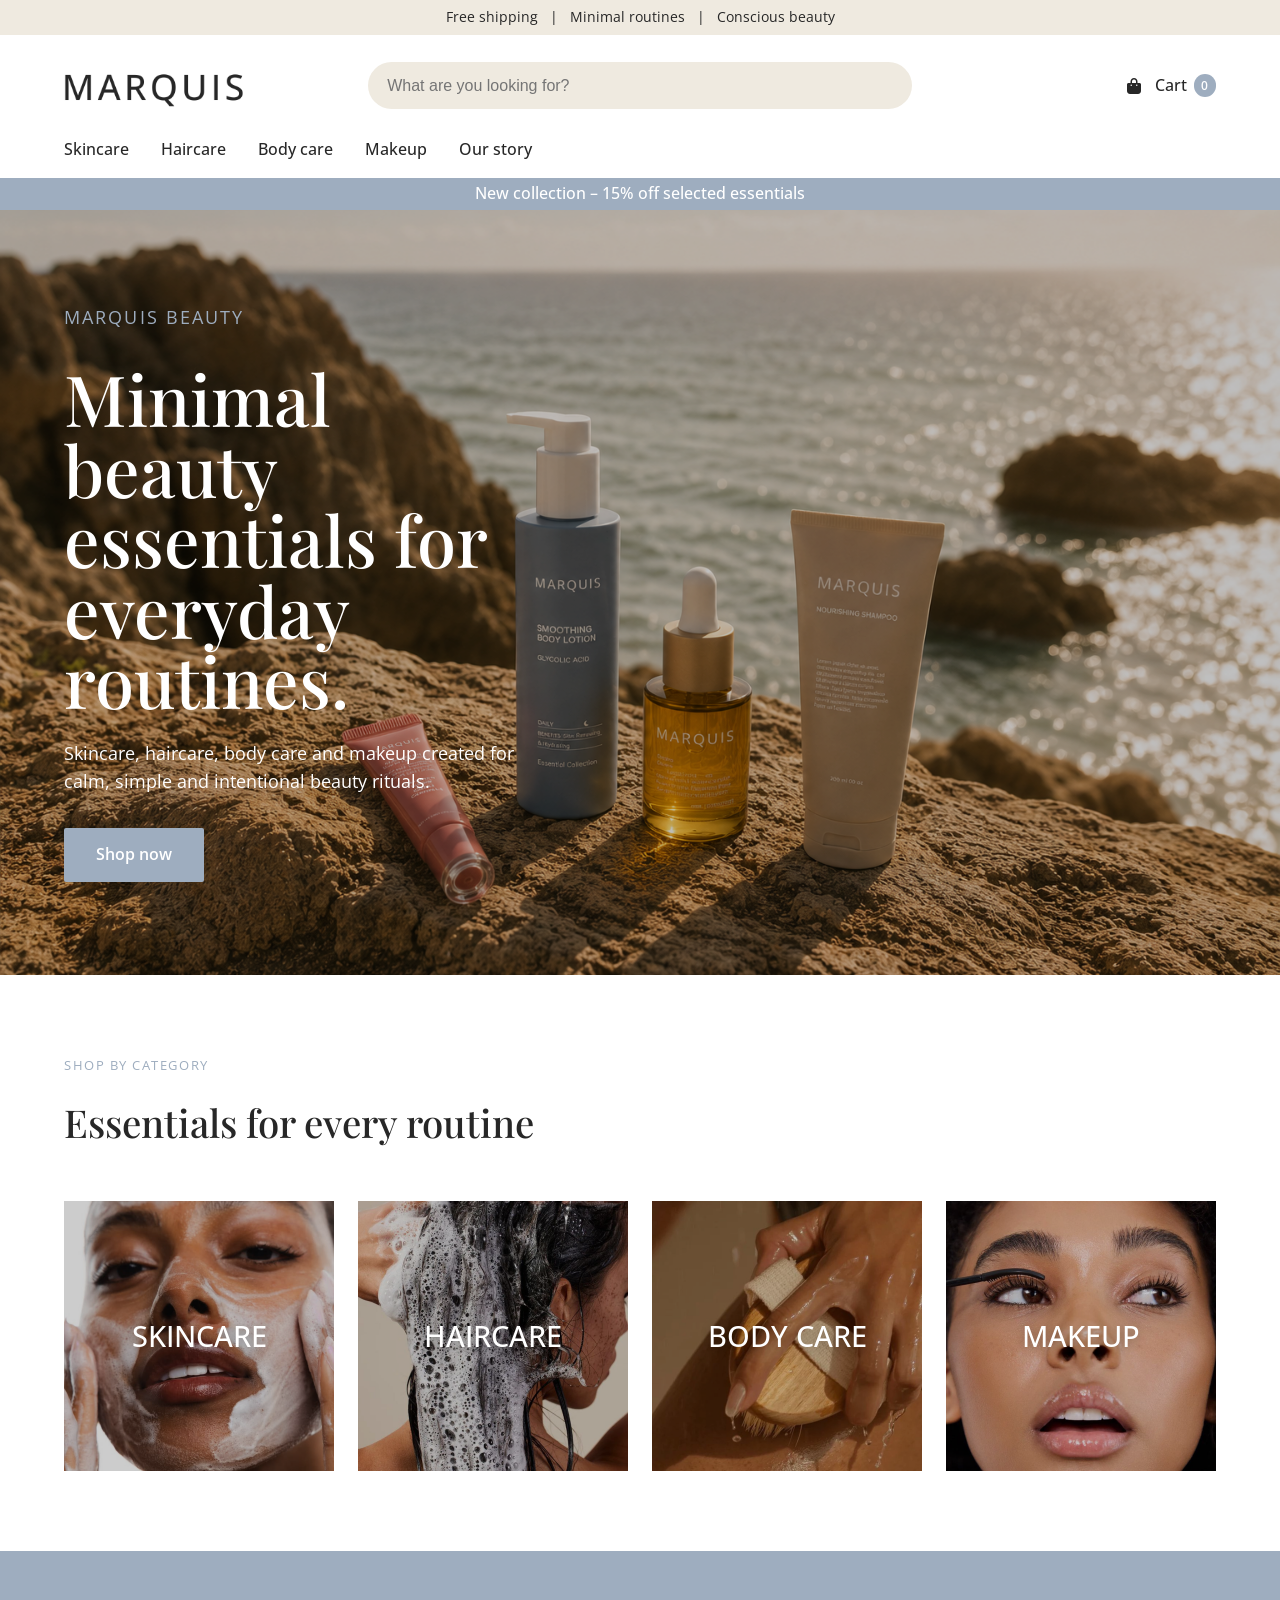
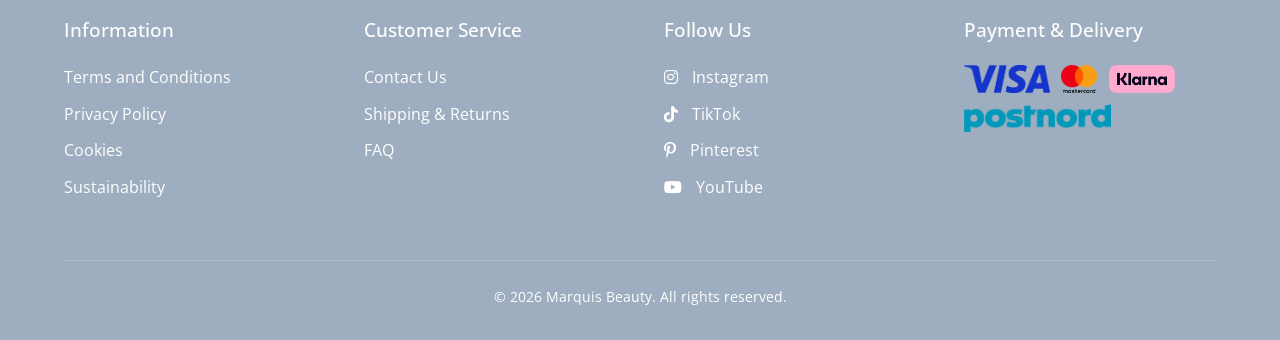
<file: index.html>
<!DOCTYPE html>
<html lang="en">
  <head>
    <meta charset="UTF-8" />
    <meta name="viewport" content="width=device-width, initial-scale=1.0" />
    <title>MARQUIS Beauty</title>
    <link rel="stylesheet" href="style.css" />
    <link
      rel="stylesheet"
      href="https://cdnjs.cloudflare.com/ajax/libs/font-awesome/6.5.2/css/all.min.css"
    />
    <link rel="icon" type="image/png" href="Images/MARQUIS_favicon.png" />
  </head>
  <body>
    <div class="top-bar">
      <p>
        Free shipping &nbsp; | &nbsp; Minimal routines &nbsp; | &nbsp; Conscious
        beauty
      </p>
    </div>

    <header class="site-header">
      <div class="header-main">
        <a href="index.html" class="logo">
          <img src="Images/MARQUIS_logo.png" alt="Marquis Beauty logo" />
        </a>

        <form class="search-bar">
          <label for="search" class="sr-only">Search products</label>
          <input
            id="search"
            type="search"
            placeholder="What are you looking for?"
          />
        </form>

        <div class="header-icons">
          <a href="cart.html" class="cart-link">
            <i class="fa-solid fa-bag-shopping"></i>
            Cart
            <span id="cartCount" class="cart-count">0</span>
          </a>
        </div>
      </div>

      <nav class="main-nav">
        <ul>
          <li><a href="shop.html">Skincare</a></li>
          <li><a href="shop.html">Haircare</a></li>
          <li><a href="shop.html">Body care</a></li>
          <li><a href="shop.html">Makeup</a></li>
          <li><a href="about.html">Our story</a></li>
        </ul>
      </nav>
    </header>

    <div class="announcement-bar">
      <p>New collection – 15% off selected essentials</p>
    </div>

    <main>
      <section class="hero">
        <img
          src="Images/MARQUIS_hero.png"
          alt="Marquis Beauty hero image"
          class="hero-background"
        />

        <div class="hero-overlay"></div>

        <div class="hero-content">
          <p class="eyebrow">Marquis Beauty</p>

          <h1>Minimal beauty essentials for everyday routines.</h1>

          <p>
            Skincare, haircare, body care and makeup created for calm, simple
            and intentional beauty rituals.
          </p>

          <a href="shop.html" class="button"> Shop now </a>
        </div>
      </section>

      <section class="categories">
        <div class="section-heading">
          <p class="eyebrow">Shop by category</p>
          <h2>Essentials for every routine</h2>
        </div>

        <div class="category-grid">
          <a href="shop.html" class="category-card">
            <img src="Images/MARQUIS_skincare.png" alt="Skincare products" />
            <h3>SKINCARE</h3>
          </a>

          <a href="shop.html" class="category-card">
            <img src="Images/MARQUIS_haircare.png" alt="Haircare products" />
            <h3>HAIRCARE</h3>
          </a>

          <a href="shop.html" class="category-card">
            <img src="Images/MARQUIS_bodycare.png" alt="Body care products" />
            <h3>BODY CARE</h3>
          </a>

          <a href="shop.html" class="category-card">
            <img src="Images/MARQUIS_makeup.png" alt="Makeup products" />
            <h3>MAKEUP</h3>
          </a>
        </div>
      </section>
    </main>

    <footer class="site-footer">
      <div class="footer-grid">
        <div class="footer-column">
          <h3>Information</h3>

          <ul>
            <li><a href="#">Terms and Conditions</a></li>
            <li><a href="#">Privacy Policy</a></li>
            <li><a href="#">Cookies</a></li>
            <li><a href="#">Sustainability</a></li>
          </ul>
        </div>

        <div class="footer-column">
          <h3>Customer Service</h3>

          <ul>
            <li><a href="#">Contact Us</a></li>
            <li><a href="#">Shipping & Returns</a></li>
            <li><a href="#">FAQ</a></li>
          </ul>
        </div>

        <div class="footer-column">
          <h3>Follow Us</h3>

          <ul>
            <li>
              <a href="#">
                <i class="fa-brands fa-instagram"></i>
                Instagram
              </a>
            </li>

            <li>
              <a href="#">
                <i class="fa-brands fa-tiktok"></i>
                TikTok
              </a>
            </li>

            <li>
              <a href="#">
                <i class="fa-brands fa-pinterest-p"></i>
                Pinterest
              </a>
            </li>

            <li>
              <a href="#">
                <i class="fa-brands fa-youtube"></i>
                YouTube
              </a>
            </li>
          </ul>
        </div>

        <div class="footer-column">
          <h3>Payment & Delivery</h3>

          <div class="payment-icons">
            <img src="Images/Visa_icon.png" alt="Visa payment" />

            <img src="Images/Mastercard_icon.png" alt="Mastercard payment" />

            <img src="Images/Klarna_icon.png" alt="Klarna payment" />

            <img src="Images/Postnord_icon.png" alt="PostNord delivery" />
          </div>
        </div>
      </div>

      <div class="footer-bottom">
        <p>&copy; 2026 Marquis Beauty. All rights reserved.</p>
      </div>
    </footer>

    <script src="script.js"></script>
  </body>
</html>
</file>
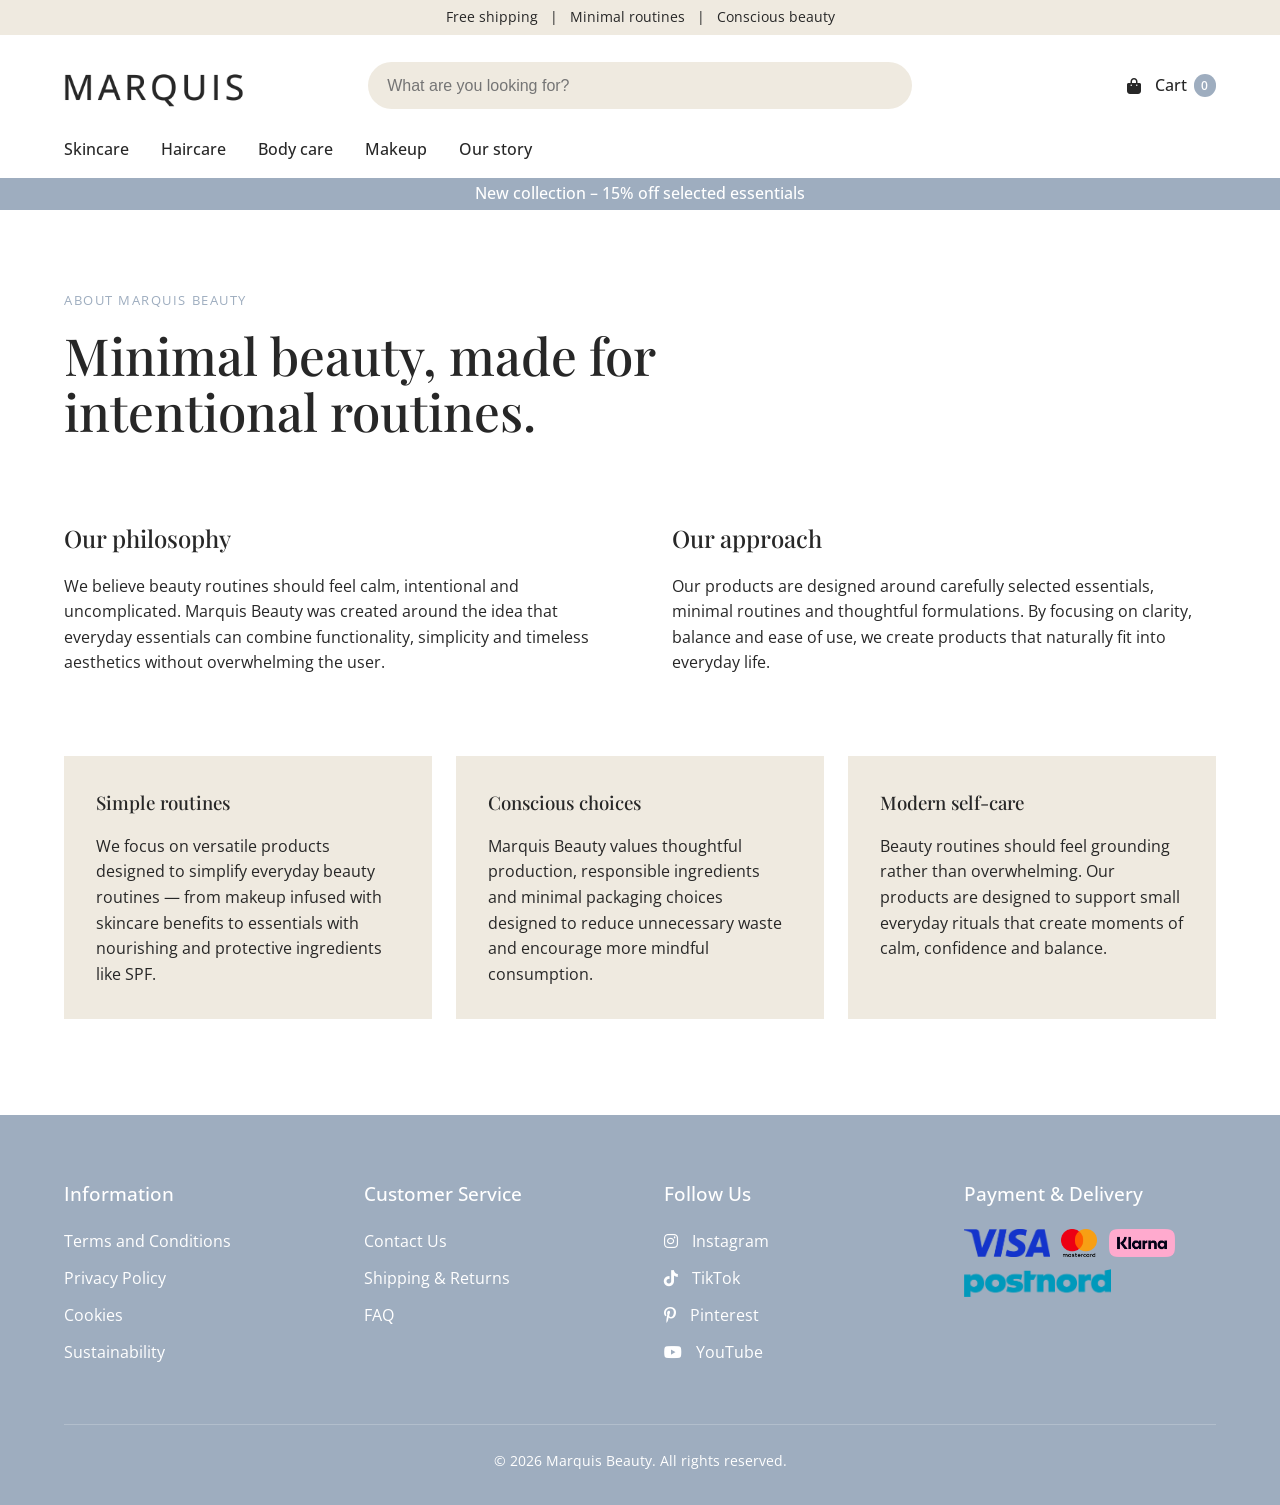
<file: about.html>
<!DOCTYPE html>
<html lang="en">
  <head>
    <meta charset="UTF-8" />
    <meta name="viewport" content="width=device-width, initial-scale=1.0" />
    <title>MARQUIS Beauty</title>
    <link rel="stylesheet" href="style.css" />
    <link
      rel="stylesheet"
      href="https://cdnjs.cloudflare.com/ajax/libs/font-awesome/6.5.2/css/all.min.css"
    />
    <link rel="icon" type="image/png" href="Images/MARQUIS_favicon.png" />
  </head>
  <body>
    <div class="top-bar">
      <p>
        Free shipping &nbsp; | &nbsp; Minimal routines &nbsp; | &nbsp; Conscious
        beauty
      </p>
    </div>

    <header class="site-header">
      <div class="header-main">
        <a href="index.html" class="logo">
          <img src="Images/MARQUIS_logo.png" alt="Marquis Beauty logo" />
        </a>

        <form class="search-bar">
          <label for="search" class="sr-only">Search products</label>
          <input
            id="search"
            type="search"
            placeholder="What are you looking for?"
          />
        </form>

        <div class="header-icons">
          <a href="cart.html" class="cart-link">
            <i class="fa-solid fa-bag-shopping"></i>
            Cart
            <span id="cartCount" class="cart-count">0</span>
          </a>
        </div>
      </div>

      <nav class="main-nav">
        <ul>
          <li><a href="shop.html">Skincare</a></li>
          <li><a href="shop.html">Haircare</a></li>
          <li><a href="shop.html">Body care</a></li>
          <li><a href="shop.html">Makeup</a></li>
          <li><a href="about.html">Our story</a></li>
        </ul>
      </nav>
    </header>

    <div class="announcement-bar">
      <p>New collection – 15% off selected essentials</p>
    </div>

    <main>
      <section class="about-hero">
        <p class="eyebrow">About Marquis Beauty</p>
        <h1>Minimal beauty, made for intentional routines.</h1>
      </section>

      <section class="about-content">
        <div>
          <h2>Our philosophy</h2>
          <p>
            We believe beauty routines should feel calm, intentional and
            uncomplicated. Marquis Beauty was created around the idea that
            everyday essentials can combine functionality, simplicity and
            timeless aesthetics without overwhelming the user.
          </p>
        </div>

        <div>
          <h2>Our approach</h2>
          <p>
            Our products are designed around carefully selected essentials,
            minimal routines and thoughtful formulations. By focusing on
            clarity, balance and ease of use, we create products that naturally
            fit into everyday life.
          </p>
        </div>
      </section>

      <section class="values-section">
        <article>
          <h3>Simple routines</h3>
          <p>
            We focus on versatile products designed to simplify everyday beauty
            routines — from makeup infused with skincare benefits to essentials
            with nourishing and protective ingredients like SPF.
          </p>
        </article>

        <article>
          <h3>Conscious choices</h3>
          <p>
            Marquis Beauty values thoughtful production, responsible ingredients
            and minimal packaging choices designed to reduce unnecessary waste
            and encourage more mindful consumption.
          </p>
        </article>

        <article>
          <h3>Modern self-care</h3>
          <p>
            Beauty routines should feel grounding rather than overwhelming. Our
            products are designed to support small everyday rituals that create
            moments of calm, confidence and balance.
          </p>
        </article>
      </section>
    </main>

    <footer class="site-footer">
      <div class="footer-grid">
        <div class="footer-column">
          <h3>Information</h3>

          <ul>
            <li><a href="#">Terms and Conditions</a></li>
            <li><a href="#">Privacy Policy</a></li>
            <li><a href="#">Cookies</a></li>
            <li><a href="#">Sustainability</a></li>
          </ul>
        </div>

        <div class="footer-column">
          <h3>Customer Service</h3>

          <ul>
            <li><a href="#">Contact Us</a></li>
            <li><a href="#">Shipping & Returns</a></li>
            <li><a href="#">FAQ</a></li>
          </ul>
        </div>

        <div class="footer-column">
          <h3>Follow Us</h3>

          <ul>
            <li>
              <a href="#">
                <i class="fa-brands fa-instagram"></i>
                Instagram
              </a>
            </li>

            <li>
              <a href="#">
                <i class="fa-brands fa-tiktok"></i>
                TikTok
              </a>
            </li>

            <li>
              <a href="#">
                <i class="fa-brands fa-pinterest-p"></i>
                Pinterest
              </a>
            </li>

            <li>
              <a href="#">
                <i class="fa-brands fa-youtube"></i>
                YouTube
              </a>
            </li>
          </ul>
        </div>

        <div class="footer-column">
          <h3>Payment & Delivery</h3>

          <div class="payment-icons">
            <img src="Images/Visa_icon.png" alt="Visa payment" />

            <img src="Images/Mastercard_icon.png" alt="Mastercard payment" />

            <img src="Images/Klarna_icon.png" alt="Klarna payment" />

            <img src="Images/Postnord_icon.png" alt="PostNord delivery" />
          </div>
        </div>
      </div>

      <div class="footer-bottom">
        <p>&copy; 2026 Marquis Beauty. All rights reserved.</p>
      </div>
    </footer>

    <script src="script.js"></script>
  </body>
</html>
</file>
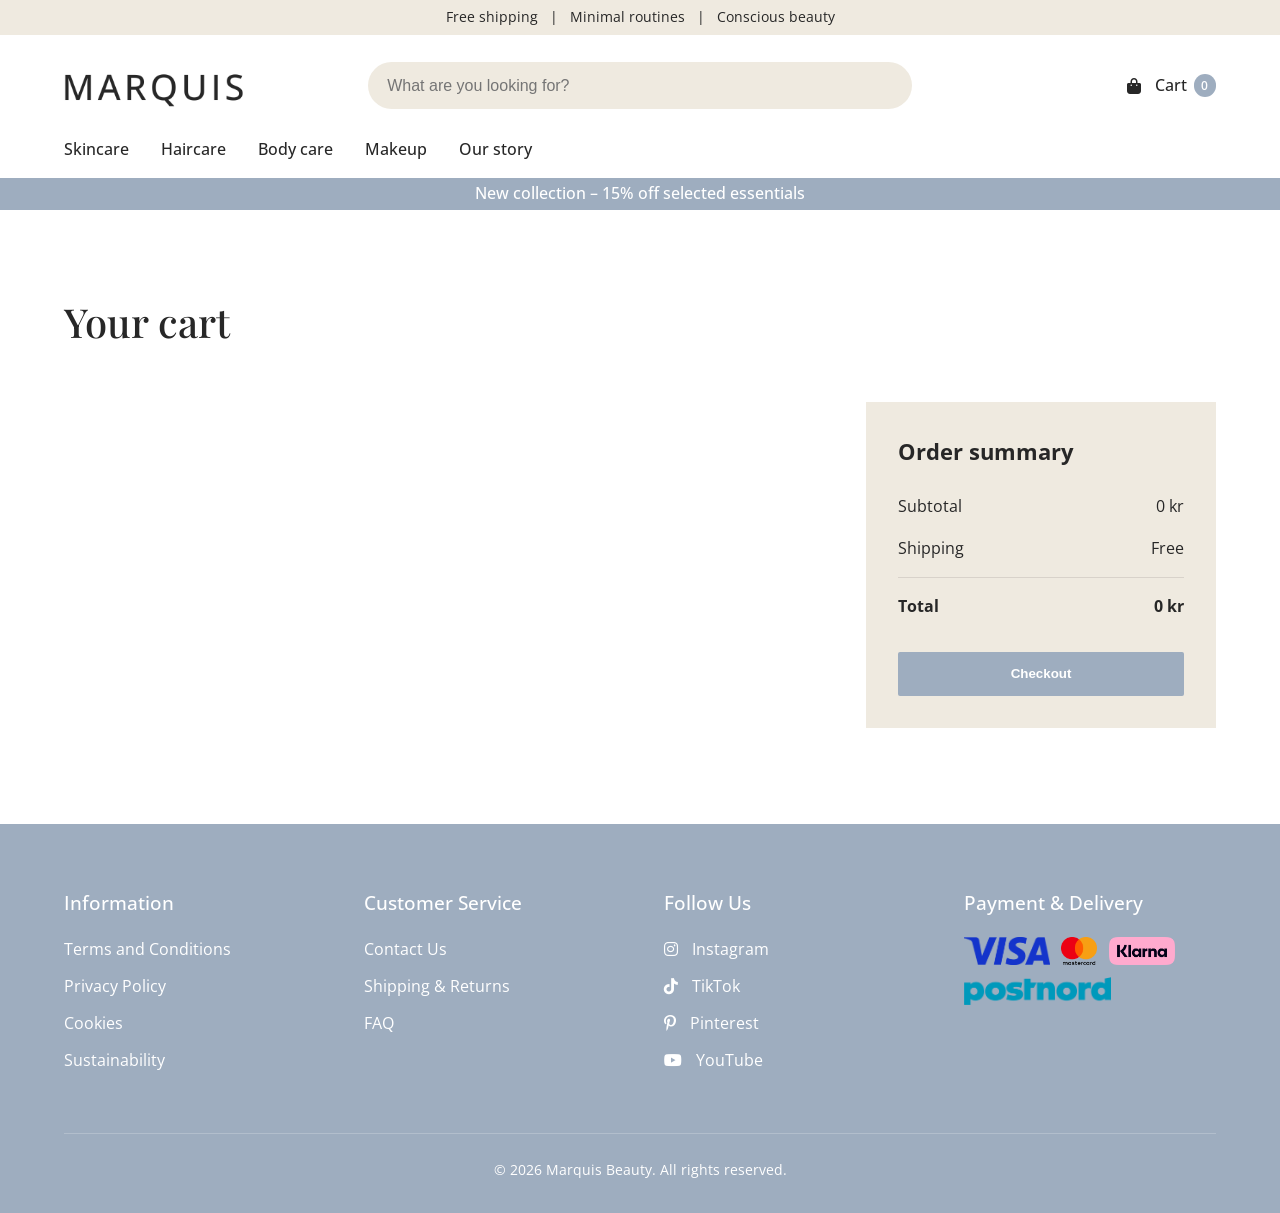
<file: cart.html>
<!DOCTYPE html>
<html lang="en">
  <head>
    <meta charset="UTF-8" />
    <meta name="viewport" content="width=device-width, initial-scale=1.0" />
    <title>MARQUIS Beauty</title>
    <link rel="stylesheet" href="style.css" />
    <link
      rel="stylesheet"
      href="https://cdnjs.cloudflare.com/ajax/libs/font-awesome/6.5.2/css/all.min.css"
    />
    <link rel="icon" type="image/png" href="Images/MARQUIS_favicon.png" />
  </head>
  <body>
    <div class="top-bar">
      <p>
        Free shipping &nbsp; | &nbsp; Minimal routines &nbsp; | &nbsp; Conscious
        beauty
      </p>
    </div>

    <header class="site-header">
      <div class="header-main">
        <a href="index.html" class="logo">
          <img src="Images/MARQUIS_logo.png" alt="Marquis Beauty logo" />
        </a>

        <form class="search-bar">
          <label for="search" class="sr-only">Search products</label>
          <input
            id="search"
            type="search"
            placeholder="What are you looking for?"
          />
        </form>

        <div class="header-icons">
          <a href="cart.html" class="cart-link">
            <i class="fa-solid fa-bag-shopping"></i>
            Cart
            <span id="cartCount" class="cart-count">0</span>
          </a>
        </div>
      </div>

      <nav class="main-nav">
        <ul>
          <li><a href="shop.html">Skincare</a></li>
          <li><a href="shop.html">Haircare</a></li>
          <li><a href="shop.html">Body care</a></li>
          <li><a href="shop.html">Makeup</a></li>
          <li><a href="about.html">Our story</a></li>
        </ul>
      </nav>
    </header>

    <div class="announcement-bar">
      <p>New collection – 15% off selected essentials</p>
    </div>

    <main>
      <section class="cart-page">
        <h1>Your cart</h1>

        <div class="cart-layout">
          <div class="cart-items" id="cartItems"></div>

          <aside class="cart-summary">
            <h2>Order summary</h2>

            <div class="summary-row">
              <span>Subtotal</span>
              <span id="subtotalPrice">0 kr</span>
            </div>

            <div class="summary-row">
              <span>Shipping</span>
              <span>Free</span>
            </div>

            <div class="summary-total">
              <span>Total</span>
              <span id="totalPrice">0 kr</span>
            </div>

            <button class="button checkout-button">Checkout</button>
          </aside>
        </div>
      </section>
    </main>

    <footer class="site-footer">
      <div class="footer-grid">
        <div class="footer-column">
          <h3>Information</h3>

          <ul>
            <li><a href="#">Terms and Conditions</a></li>
            <li><a href="#">Privacy Policy</a></li>
            <li><a href="#">Cookies</a></li>
            <li><a href="#">Sustainability</a></li>
          </ul>
        </div>

        <div class="footer-column">
          <h3>Customer Service</h3>

          <ul>
            <li><a href="#">Contact Us</a></li>
            <li><a href="#">Shipping & Returns</a></li>
            <li><a href="#">FAQ</a></li>
          </ul>
        </div>

        <div class="footer-column">
          <h3>Follow Us</h3>

          <ul>
            <li>
              <a href="#">
                <i class="fa-brands fa-instagram"></i>
                Instagram
              </a>
            </li>

            <li>
              <a href="#">
                <i class="fa-brands fa-tiktok"></i>
                TikTok
              </a>
            </li>

            <li>
              <a href="#">
                <i class="fa-brands fa-pinterest-p"></i>
                Pinterest
              </a>
            </li>

            <li>
              <a href="#">
                <i class="fa-brands fa-youtube"></i>
                YouTube
              </a>
            </li>
          </ul>
        </div>

        <div class="footer-column">
          <h3>Payment & Delivery</h3>

          <div class="payment-icons">
            <img src="Images/Visa_icon.png" alt="Visa payment" />

            <img src="Images/Mastercard_icon.png" alt="Mastercard payment" />

            <img src="Images/Klarna_icon.png" alt="Klarna payment" />

            <img src="Images/Postnord_icon.png" alt="PostNord delivery" />
          </div>
        </div>
      </div>

      <div class="footer-bottom">
        <p>&copy; 2026 Marquis Beauty. All rights reserved.</p>
      </div>
    </footer>

    <script src="script.js"></script>
  </body>
</html>
</file>
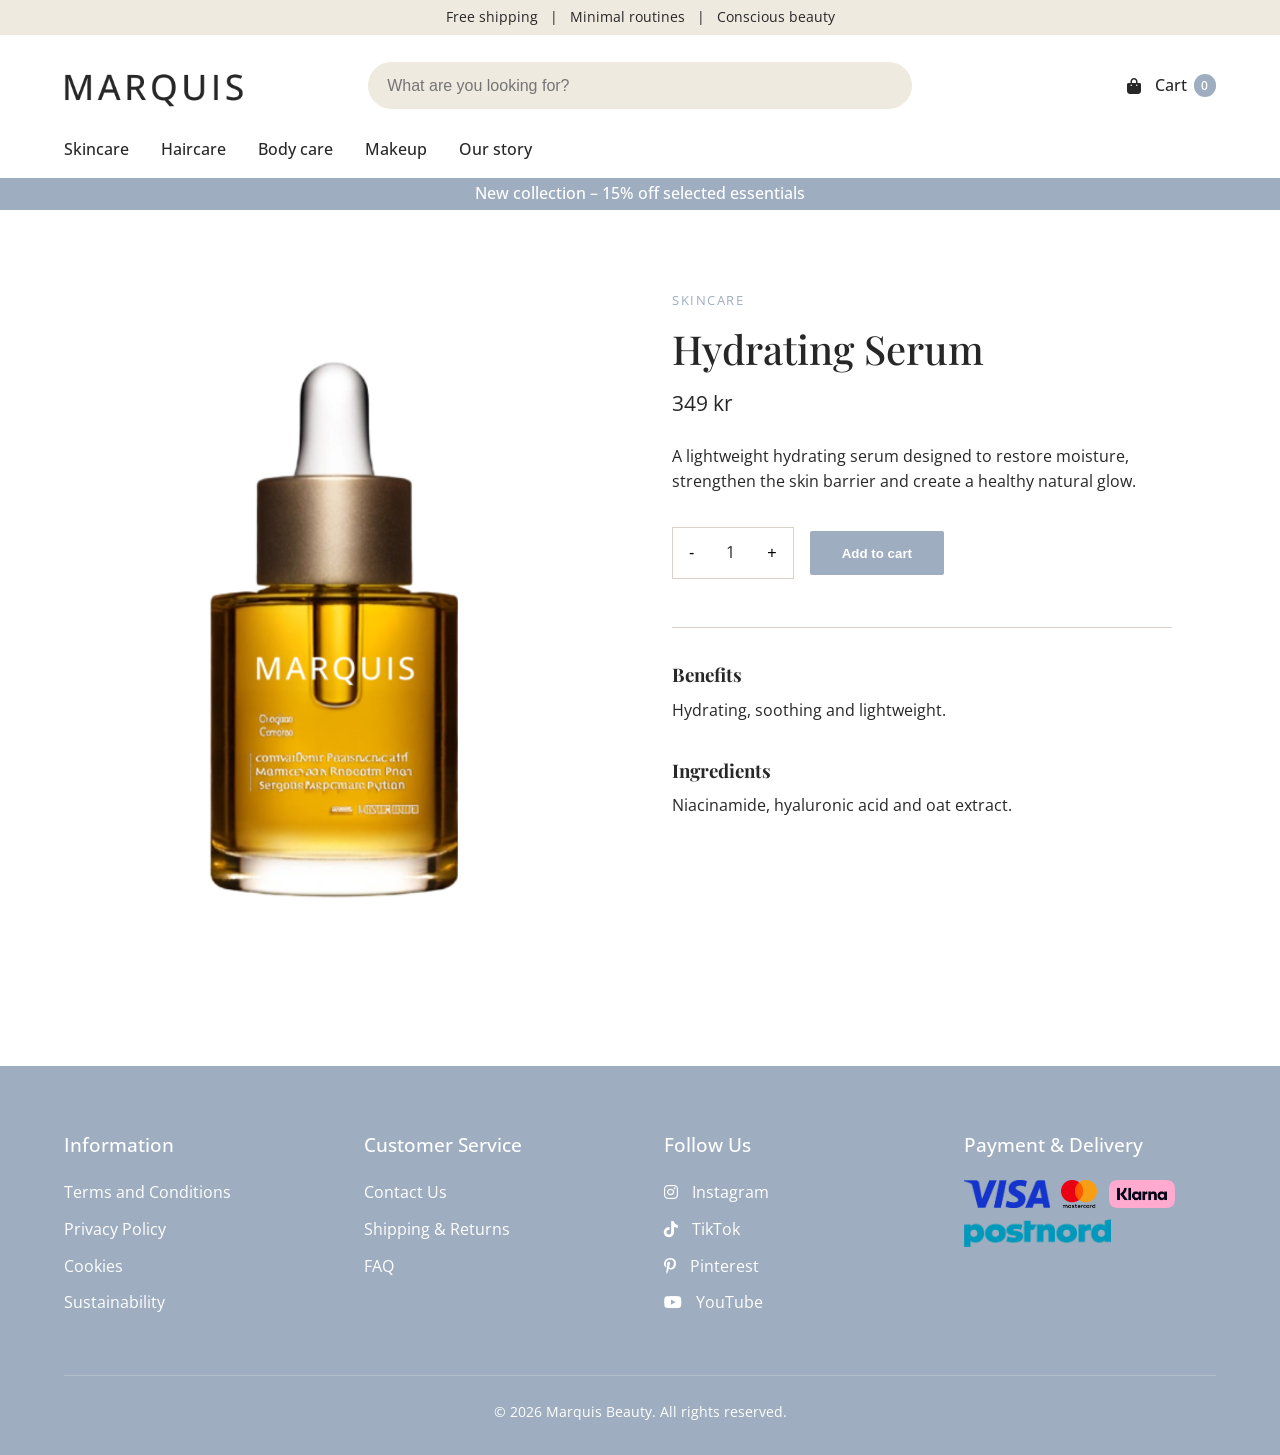
<file: product.html>
<!DOCTYPE html>
<html lang="en">
  <head>
    <meta charset="UTF-8" />
    <meta name="viewport" content="width=device-width, initial-scale=1.0" />
    <title>MARQUIS Beauty</title>
    <link rel="stylesheet" href="style.css" />
    <link
      rel="stylesheet"
      href="https://cdnjs.cloudflare.com/ajax/libs/font-awesome/6.5.2/css/all.min.css"
    />
    <link rel="icon" type="image/png" href="Images/MARQUIS_favicon.png" />
  </head>
  <body>
    <div class="top-bar">
      <p>
        Free shipping &nbsp; | &nbsp; Minimal routines &nbsp; | &nbsp; Conscious
        beauty
      </p>
    </div>

    <header class="site-header">
      <div class="header-main">
        <a href="index.html" class="logo">
          <img src="Images/MARQUIS_logo.png" alt="Marquis Beauty logo" />
        </a>

        <form class="search-bar">
          <label for="search" class="sr-only">Search products</label>
          <input
            id="search"
            type="search"
            placeholder="What are you looking for?"
          />
        </form>

        <div class="header-icons">
          <a href="cart.html" class="cart-link">
            <i class="fa-solid fa-bag-shopping"></i>
            Cart
            <span id="cartCount" class="cart-count">0</span>
          </a>
        </div>
      </div>

      <nav class="main-nav">
        <ul>
          <li><a href="shop.html">Skincare</a></li>
          <li><a href="shop.html">Haircare</a></li>
          <li><a href="shop.html">Body care</a></li>
          <li><a href="shop.html">Makeup</a></li>
          <li><a href="about.html">Our story</a></li>
        </ul>
      </nav>
    </header>

    <div class="announcement-bar">
      <p>New collection – 15% off selected essentials</p>
    </div>

    <main>
      <section class="product-page">
        <div class="product-gallery">
          <img src="Images/Serum.png" alt="Hydrating serum" />
        </div>

        <div class="product-info">
          <p class="eyebrow">Skincare</p>

          <h1>Hydrating Serum</h1>

          <p class="product-price">349 kr</p>

          <p class="product-description">
            A lightweight hydrating serum designed to restore moisture,
            strengthen the skin barrier and create a healthy natural glow.
          </p>

          <div class="product-actions">
            <div class="quantity-selector">
              <button type="button" id="decreaseQuantity">-</button>
              <span id="quantityValue">1</span>
              <button type="button" id="increaseQuantity">+</button>
            </div>

            <button class="button add-to-cart" id="addToCartButton">
              Add to cart
            </button>
          </div>

          <div class="product-details">
            <div class="detail-item">
              <h3>Benefits</h3>
              <p>Hydrating, soothing and lightweight.</p>
            </div>

            <div class="detail-item">
              <h3>Ingredients</h3>
              <p>Niacinamide, hyaluronic acid and oat extract.</p>
            </div>
          </div>
        </div>
      </section>
    </main>

    <footer class="site-footer">
      <div class="footer-grid">
        <div class="footer-column">
          <h3>Information</h3>

          <ul>
            <li><a href="#">Terms and Conditions</a></li>
            <li><a href="#">Privacy Policy</a></li>
            <li><a href="#">Cookies</a></li>
            <li><a href="#">Sustainability</a></li>
          </ul>
        </div>

        <div class="footer-column">
          <h3>Customer Service</h3>

          <ul>
            <li><a href="#">Contact Us</a></li>
            <li><a href="#">Shipping & Returns</a></li>
            <li><a href="#">FAQ</a></li>
          </ul>
        </div>

        <div class="footer-column">
          <h3>Follow Us</h3>

          <ul>
            <li>
              <a href="#">
                <i class="fa-brands fa-instagram"></i>
                Instagram
              </a>
            </li>

            <li>
              <a href="#">
                <i class="fa-brands fa-tiktok"></i>
                TikTok
              </a>
            </li>

            <li>
              <a href="#">
                <i class="fa-brands fa-pinterest-p"></i>
                Pinterest
              </a>
            </li>

            <li>
              <a href="#">
                <i class="fa-brands fa-youtube"></i>
                YouTube
              </a>
            </li>
          </ul>
        </div>

        <div class="footer-column">
          <h3>Payment & Delivery</h3>

          <div class="payment-icons">
            <img src="Images/Visa_icon.png" alt="Visa payment" />

            <img src="Images/Mastercard_icon.png" alt="Mastercard payment" />

            <img src="Images/Klarna_icon.png" alt="Klarna payment" />

            <img src="Images/Postnord_icon.png" alt="PostNord delivery" />
          </div>
        </div>
      </div>

      <div class="footer-bottom">
        <p>&copy; 2026 Marquis Beauty. All rights reserved.</p>
      </div>
    </footer>

    <script src="script.js"></script>
  </body>
</html>
</file>
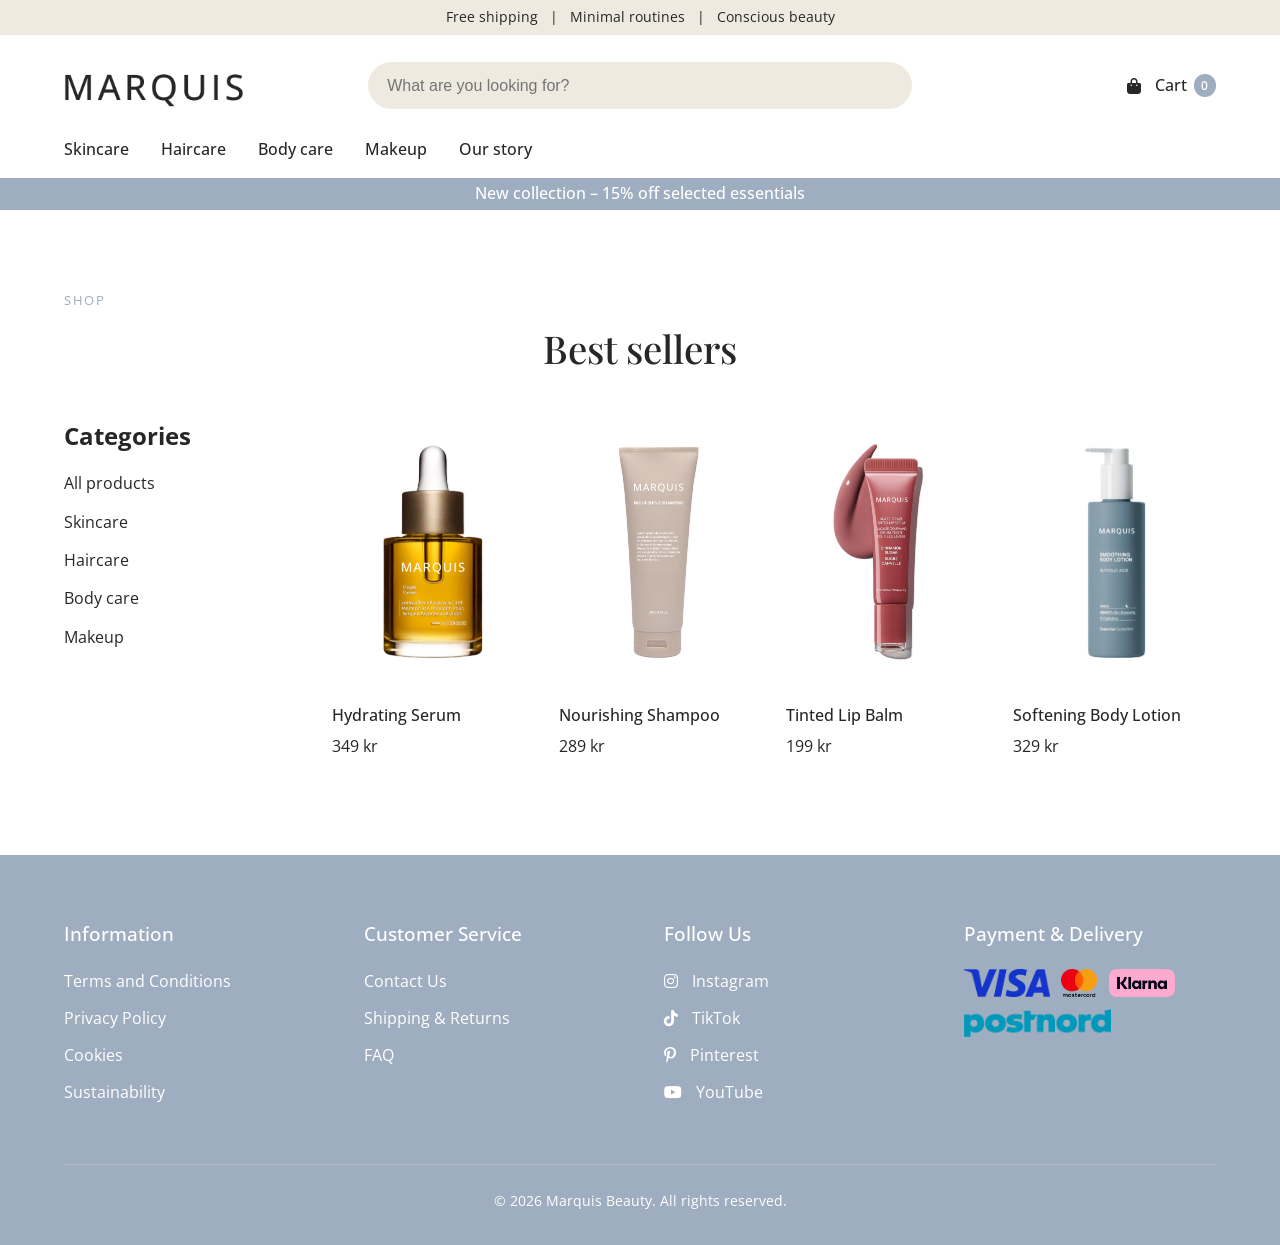
<file: shop.html>
<!DOCTYPE html>
<html lang="en">
  <head>
    <meta charset="UTF-8" />
    <meta name="viewport" content="width=device-width, initial-scale=1.0" />
    <title>MARQUIS Beauty</title>
    <link rel="stylesheet" href="style.css" />
    <link
      rel="stylesheet"
      href="https://cdnjs.cloudflare.com/ajax/libs/font-awesome/6.5.2/css/all.min.css"
    />
    <link rel="icon" type="image/png" href="Images/MARQUIS_favicon.png" />
  </head>
  <body>
    <div class="top-bar">
      <p>
        Free shipping &nbsp; | &nbsp; Minimal routines &nbsp; | &nbsp; Conscious
        beauty
      </p>
    </div>

    <header class="site-header">
      <div class="header-main">
        <a href="index.html" class="logo">
          <img src="Images/MARQUIS_logo.png" alt="Marquis Beauty logo" />
        </a>

        <form class="search-bar">
          <label for="search" class="sr-only">Search products</label>
          <input
            id="search"
            type="search"
            placeholder="What are you looking for?"
          />
        </form>

        <div class="header-icons">
          <a href="cart.html" class="cart-link">
            <i class="fa-solid fa-bag-shopping"></i>
            Cart
            <span id="cartCount" class="cart-count">0</span>
          </a>
        </div>
      </div>

      <nav class="main-nav">
        <ul>
          <li><a href="shop.html">Skincare</a></li>
          <li><a href="shop.html">Haircare</a></li>
          <li><a href="shop.html">Body care</a></li>
          <li><a href="shop.html">Makeup</a></li>
          <li><a href="about.html">Our story</a></li>
        </ul>
      </nav>
    </header>

    <div class="announcement-bar">
      <p>New collection – 15% off selected essentials</p>
    </div>

    <main>
      <section class="shop-hero">
        <p class="eyebrow">Shop</p>
        <h1>Best sellers</h1>
      </section>

      <section class="shop-layout">
        <aside class="shop-filter">
          <h2>Categories</h2>

          <ul>
            <li><a href="#">All products</a></li>
            <li><a href="#">Skincare</a></li>
            <li><a href="#">Haircare</a></li>
            <li><a href="#">Body care</a></li>
            <li><a href="#">Makeup</a></li>
          </ul>
        </aside>

        <div class="product-grid">
          <article class="product-card">
            <a href="product.html">
              <img src="Images/Serum.png" alt="Hydrating serum" />
              <h3>Hydrating Serum</h3>
              <p>349 kr</p>
            </a>
          </article>

          <article class="product-card">
            <a href="product.html">
              <img src="Images/Shampoo.png" alt="Nourishing shampoo" />
              <h3>Nourishing Shampoo</h3>
              <p>289 kr</p>
            </a>
          </article>

          <article class="product-card">
            <a href="product.html">
              <img src="Images/Liptint.png" alt="Tinted lip balm" />
              <h3>Tinted Lip Balm</h3>
              <p>199 kr</p>
            </a>
          </article>

          <article class="product-card">
            <a href="product.html">
              <img src="Images/Bodylotion.png" alt="Softening body lotion" />
              <h3>Softening Body Lotion</h3>
              <p>329 kr</p>
            </a>
          </article>
        </div>
      </section>
    </main>

    <footer class="site-footer">
      <div class="footer-grid">
        <div class="footer-column">
          <h3>Information</h3>

          <ul>
            <li><a href="#">Terms and Conditions</a></li>
            <li><a href="#">Privacy Policy</a></li>
            <li><a href="#">Cookies</a></li>
            <li><a href="#">Sustainability</a></li>
          </ul>
        </div>

        <div class="footer-column">
          <h3>Customer Service</h3>

          <ul>
            <li><a href="#">Contact Us</a></li>
            <li><a href="#">Shipping & Returns</a></li>
            <li><a href="#">FAQ</a></li>
          </ul>
        </div>

        <div class="footer-column">
          <h3>Follow Us</h3>

          <ul>
            <li>
              <a href="#">
                <i class="fa-brands fa-instagram"></i>
                Instagram
              </a>
            </li>

            <li>
              <a href="#">
                <i class="fa-brands fa-tiktok"></i>
                TikTok
              </a>
            </li>

            <li>
              <a href="#">
                <i class="fa-brands fa-pinterest-p"></i>
                Pinterest
              </a>
            </li>

            <li>
              <a href="#">
                <i class="fa-brands fa-youtube"></i>
                YouTube
              </a>
            </li>
          </ul>
        </div>

        <div class="footer-column">
          <h3>Payment & Delivery</h3>

          <div class="payment-icons">
            <img src="Images/Visa_icon.png" alt="Visa payment" />

            <img src="Images/Mastercard_icon.png" alt="Mastercard payment" />

            <img src="Images/Klarna_icon.png" alt="Klarna payment" />

            <img src="Images/Postnord_icon.png" alt="PostNord delivery" />
          </div>
        </div>
      </div>

      <div class="footer-bottom">
        <p>&copy; 2026 Marquis Beauty. All rights reserved.</p>
      </div>
    </footer>

    <script src="script.js"></script>
  </body>
</html>
</file>
<file: style.css>
@import url("https://fonts.googleapis.com/css2?family=Open+Sans:wght@400;500;600;700&family=Playfair+Display:wght@400;500;600;700&display=swap");

/* RESET & GLOBAL STYLES */

* {
  box-sizing: border-box;
  margin: 0;
  padding: 0;
}

body {
  font-family: "Open Sans", sans-serif;
  color: #272727;
  background-color: white;
  line-height: 1.6;
}

h1 {
  font-family: "Playfair Display", serif;
  font-weight: 500;
}

img {
  max-width: 100%;
  display: block;
}

a {
  color: inherit;
  text-decoration: none;
}

/* ACCESSIBILITY */

.sr-only {
  position: absolute;
  width: 1px;
  height: 1px;
  overflow: hidden;
  clip: rect(0, 0, 0, 0);
}

/* TOP BAR */

.top-bar {
  background-color: #efeae0;
  color: #272727;
  text-align: center;
  font-size: 0.85rem;
  padding: 0.4rem 1rem;
}

/* HEADER */

.site-header {
  background-color: white;
}

.header-main {
  display: grid;
  grid-template-columns: 1fr 2fr 1fr;
  align-items: center;
  gap: 2rem;
  padding: 1.5rem 5%;
}

.logo img {
  width: 180px;
  height: auto;
  display: block;
}

.search-bar input {
  width: 100%;
  padding: 0.9rem 1.2rem;
  border: none;
  border-radius: 999px;
  background-color: #efeae0;
  font-size: 1rem;
}

.header-icons {
  display: flex;
  justify-content: flex-end;
  gap: 1rem;
}

.header-icons a {
  display: flex;
  align-items: center;
  font-weight: 500;
}

.header-icons i {
  margin-right: 0.5rem;
}

.cart-link {
  gap: 0.4rem;
}

.cart-count {
  display: inline-flex;
  align-items: center;
  justify-content: center;
  min-width: 1.4rem;
  height: 1.4rem;
  background-color: #9eadbf;
  color: white;
  border-radius: 999px;
  font-size: 0.75rem;
  font-weight: 600;
}

/* NAVIGATION */

.main-nav {
  padding: 0 5% 1rem;
}

.main-nav ul {
  display: flex;
  gap: 2rem;
  list-style: none;
}

.main-nav a {
  font-weight: 500;
}

.main-nav a:hover {
  opacity: 0.6;
}

/* ANNOUNCEMENT BAR */

.announcement-bar {
  background-color: #9eadbf;
  color: white;
  text-align: center;
  font-weight: 500;
  padding: 0.2rem 1rem;
}

/* HERO SECTION */

.hero {
  position: relative;
  width: 100%;
  min-height: 85vh;
  display: flex;
  align-items: center;
  overflow: hidden;
}

.hero-background {
  position: absolute;
  inset: 0;
  width: 100%;
  height: 100%;
  object-fit: cover;
}

.hero-overlay {
  position: absolute;
  inset: 0;
  background: rgba(0, 0, 0, 0.25);
}

.hero-content {
  position: relative;
  z-index: 2;
  max-width: 620px;
  padding: 4rem 5%;
  color: white;
}

.eyebrow {
  text-transform: uppercase;
  letter-spacing: 0.12em;
  font-size: 0.8rem;
  margin-bottom: 1rem;
  color: #9eadbf;
}

.hero h1 {
  font-size: clamp(2.8rem, 5.5vw, 5rem);
  line-height: 1;
  margin-bottom: 1.5rem;
}

.hero p {
  max-width: 520px;
  margin-bottom: 2rem;
  font-size: 1.1rem;
}

.button {
  display: inline-block;
  background-color: #9eadbf;
  color: white;
  padding: 0.9rem 2rem;
  border-radius: 2px;
  font-weight: 600;
  transition: background-color 0.2s ease;
}

.button:hover {
  background-color: #798594;
}

/* CATEGORIES SECTION */

.categories {
  padding: 5rem 5%;
}

.section-heading {
  margin-bottom: 3rem;
}

.section-heading h2 {
  font-size: clamp(2rem, 3vw, 3.5rem);
  font-family: "Playfair Display", serif;
  font-weight: 500;
}

.category-grid {
  display: grid;
  grid-template-columns: repeat(4, 1fr);
  gap: 1.5rem;
}

.category-card {
  position: relative;
  overflow: hidden;
  cursor: pointer;
}

.category-card::after {
  content: "";
  position: absolute;
  inset: 0;
  background: rgba(0, 0, 0, 0.2);
}

.category-card img {
  width: 100%;
  aspect-ratio: 1 / 1;
  object-fit: cover;
  transition: transform 0.4s ease;
}

.category-card:hover img {
  transform: scale(1.05);
}

.category-card h3 {
  position: absolute;
  top: 50%;
  left: 50%;
  transform: translate(-50%, -50%);
  z-index: 1;
  color: white;
  font-family: "Open Sans", sans-serif;
  font-size: 1.8rem;
  font-weight: 500;
  text-align: center;
  white-space: nowrap;
  text-shadow: 0 2px 10px rgba(0, 0, 0, 0.25);
}

/* SHOP PAGE */

.shop-hero {
  padding: 5rem 5% 3rem;
}

.shop-hero h1 {
  font-size: clamp(2rem, 3vw, 3rem);
  line-height: 1.1;
  text-align: center;
}

.shop-layout {
  display: grid;
  grid-template-columns: 220px 1fr;
  gap: 3rem;
  padding: 0 5% 6rem;
}

.shop-filter h2 {
  font-family: "Open Sans", sans-serif;
  font-size: 1.5rem;
  margin-bottom: 1rem;
}

.shop-filter ul {
  list-style: none;
}

.shop-filter li {
  margin-bottom: 0.8rem;
}

.product-grid {
  display: grid;
  grid-template-columns: repeat(4, 1fr);
  gap: 1.5rem;
}

.product-card img {
  width: 100%;
  aspect-ratio: 3 / 4;
  object-fit: cover;
  margin-bottom: 1rem;
  transition: transform 0.4s ease;
}

.product-card:hover img {
  transform: scale(1.03);
}

.product-card h3 {
  font-family: "Open Sans", sans-serif;
  font-size: 1rem;
  font-weight: 500;
}

.product-card p {
  margin-top: 0.3rem;
}

/* PRODUCT PAGE */

.product-page {
  display: grid;
  grid-template-columns: 1fr 1fr;
  gap: 4rem;
  padding: 5rem 5% 6rem;
}

.product-gallery img {
  width: 100%;
  aspect-ratio: 4 / 5;
  object-fit: cover;
}

.product-info {
  max-width: 500px;
}

.product-info h1 {
  font-size: clamp(2.5rem, 3vw, 4rem);
  line-height: 1.1;
  margin-bottom: 1rem;
}

.product-price {
  font-size: 1.3rem;
  margin-bottom: 1.5rem;
}

.product-description {
  margin-bottom: 2rem;
}

.product-actions {
  display: flex;
  gap: 1rem;
  align-items: center;
  margin-bottom: 3rem;
}

.quantity-selector {
  display: flex;
  align-items: center;
  border: 1px solid #d8d2ca;
}

.quantity-selector button {
  border: none;
  background: transparent;
  padding: 1rem;
  cursor: pointer;
  font-size: 1rem;
}

.quantity-selector span {
  padding: 0 1rem;
}

.add-to-cart {
  border: none;
  cursor: pointer;
}

.product-details {
  border-top: 1px solid #d8d2ca;
  padding-top: 2rem;
}

.detail-item {
  margin-bottom: 2rem;
}

.detail-item h3 {
  font-family: "Playfair Display", serif;
  margin-bottom: 0.5rem;
}

/* CART PAGE */

.cart-page {
  padding: 5rem 5% 6rem;
}

.cart-page h1 {
  font-size: clamp(2.5rem, 3vw, 4rem);
  margin-bottom: 3rem;
}

.cart-layout {
  display: grid;
  grid-template-columns: 1fr 350px;
  gap: 4rem;
}

.cart-item {
  display: grid;
  grid-template-columns: 120px 1fr auto;
  align-items: center;
  gap: 1.5rem;
  border-bottom: 1px solid #d8d2ca;
  padding-bottom: 1.5rem;
}

.cart-item img {
  width: 120px;
  aspect-ratio: 1 / 1;
  object-fit: cover;
}

.cart-item h2 {
  font-size: 1.2rem;
  margin-bottom: 0.3rem;
}

.remove-button {
  border: none;
  background: transparent;
  text-decoration: underline;
  cursor: pointer;
}

.cart-summary {
  background-color: #efeae0;
  padding: 2rem;
}

.cart-summary h2 {
  font-size: 1.4rem;
  margin-bottom: 1.5rem;
}

.summary-row,
.summary-total {
  display: flex;
  justify-content: space-between;
  margin-bottom: 1rem;
}

.summary-total {
  border-top: 1px solid #d8d2ca;
  padding-top: 1rem;
  font-weight: 700;
}

.checkout-button {
  width: 100%;
  border: none;
  margin-top: 1rem;
  cursor: pointer;
}

/* ABOUT PAGE */

.about-hero {
  padding: 5rem 5% 3rem;
}

.about-hero h1 {
  max-width: 800px;
  font-size: clamp(2.5rem, 4vw, 4.5rem);
  line-height: 1.1;
}

.about-content {
  display: grid;
  grid-template-columns: repeat(2, 1fr);
  gap: 4rem;
  padding: 2rem 5% 5rem;
}

.about-content h2,
.values-section h3 {
  font-family: "Playfair Display", serif;
  font-weight: 500;
  margin-bottom: 1rem;
}

.values-section {
  display: grid;
  grid-template-columns: repeat(3, 1fr);
  gap: 1.5rem;
  padding: 0 5% 6rem;
}

.values-section article {
  background-color: #efeae0;
  padding: 2rem;
}

/* FOOTER */

.site-footer {
  background-color: #9eadbf;
  color: white;
  padding: 4rem 5% 2rem;
}

.footer-grid {
  display: grid;
  grid-template-columns: repeat(4, 1fr);
  gap: 3rem;
  margin-bottom: 3rem;
}

.footer-column h3 {
  font-family: "Open Sans", sans-serif;
  font-size: 1.2rem;
  font-weight: 500;
  margin-bottom: 1.2rem;
}

.footer-column ul {
  list-style: none;
}

.footer-column li {
  margin-bottom: 0.7rem;
}

.footer-column a {
  opacity: 1;
}

.footer-column a:hover {
  opacity: 0.8;
}

.footer-column i {
  margin-right: 0.6rem;
}

.payment-icons {
  display: flex;
  flex-wrap: wrap;
  gap: 0.7rem;
  align-items: center;
}

.payment-icons img {
  height: 28px;
  width: auto;
  object-fit: contain;
}

.footer-bottom {
  border-top: 1px solid rgba(255, 255, 255, 0.2);
  padding-top: 1.5rem;
  text-align: center;
  font-size: 0.9rem;
  opacity: 1;
}

/* RESPONSIVE DESIGN */

@media (max-width: 1024px) {
  .category-grid,
  .product-grid,
  .values-section {
    grid-template-columns: repeat(2, 1fr);
  }

  .product-page,
  .about-content,
  .cart-layout {
    grid-template-columns: 1fr;
  }

  .footer-grid {
    grid-template-columns: repeat(2, 1fr);
  }
}

@media (max-width: 768px) {
  .header-main {
    grid-template-columns: 1fr;
    gap: 1.5rem;
  }

  .main-nav ul {
    flex-wrap: wrap;
    gap: 1rem;
  }

  .category-grid,
  .product-grid,
  .values-section,
  .footer-grid {
    grid-template-columns: 1fr;
  }

  .shop-layout {
    grid-template-columns: 1fr;
  }

  .hero {
    min-height: 75vh;
  }

  .hero-content {
    padding: 0 1.5rem;
  }

  .hero h1,
  .about-hero h1,
  .product-info h1 {
    font-size: 3rem;
  }

  .shop-hero h1 {
    font-size: 2.3rem;
  }

  .product-actions {
    flex-direction: column;
    align-items: stretch;
  }

  .cart-item {
    grid-template-columns: 1fr;
  }

  .cart-item img {
    width: 100%;
  }
}
</file>
